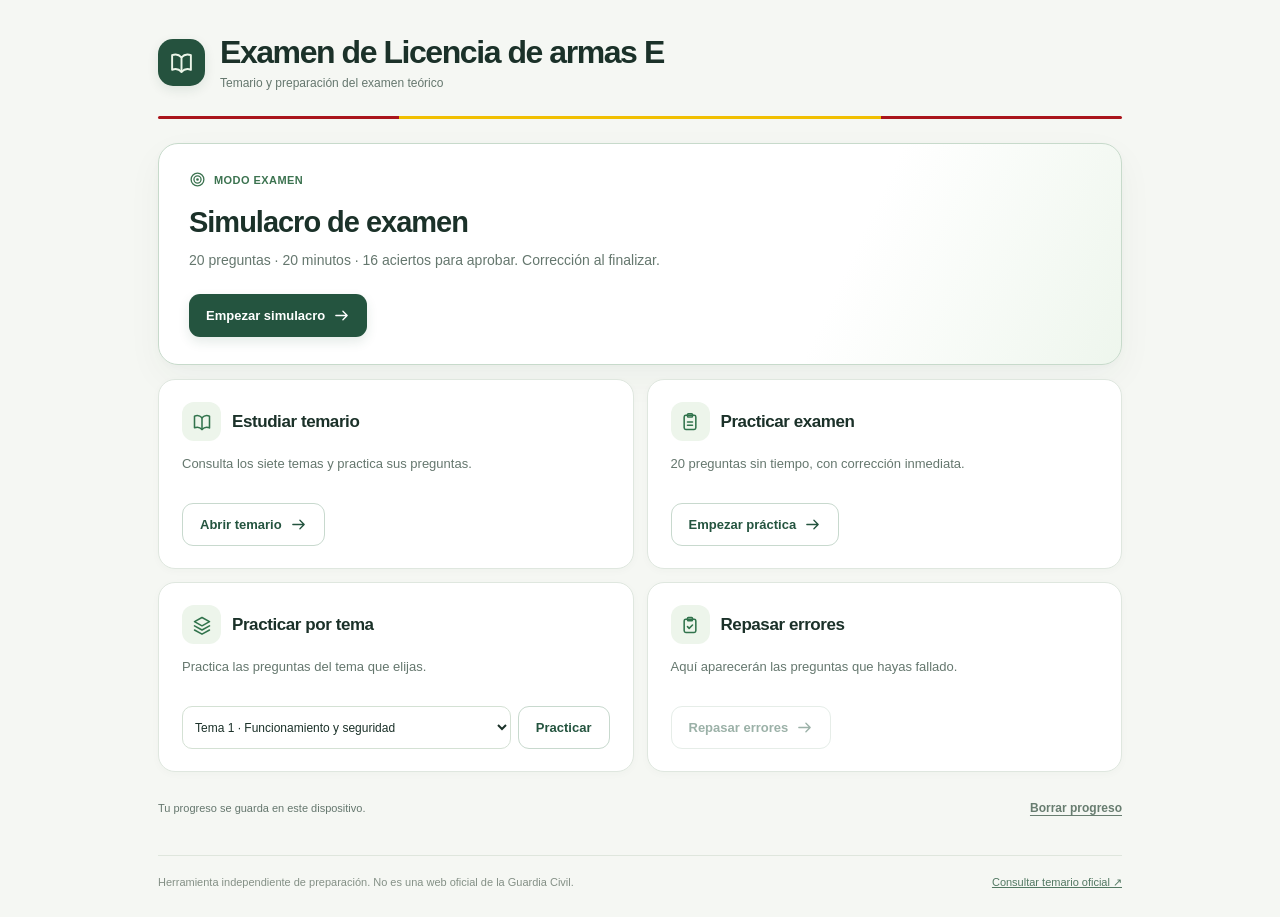
<file: index.html>
<!doctype html>
<html lang="es">
<head>
  <meta charset="utf-8">
  <meta name="viewport" content="width=device-width, initial-scale=1, viewport-fit=cover">
  <meta name="theme-color" content="#f5f7f3">
  <meta name="description" content="Temario y simulador gratuito de exámenes tipo test para la licencia de armas E, basado en cuestionarios de la Guardia Civil.">
  <meta name="apple-mobile-web-app-capable" content="yes">
  <meta name="apple-mobile-web-app-status-bar-style" content="default">
  <meta name="apple-mobile-web-app-title" content="Licencia E">
  <link rel="manifest" href="./manifest.webmanifest">
  <link rel="icon" type="image/svg+xml" href="./icon.svg">
  <link rel="apple-touch-icon" href="./icon-192.png">
  <link rel="stylesheet" href="./styles.css">
  <title>Examen de Licencia de armas E</title>
</head>
<body>
  <svg class="ui-symbols" xmlns="http://www.w3.org/2000/svg" aria-hidden="true" focusable="false"><symbol id="i-book" viewbox="0 0 24 24"><path d="M12 7a8 8 0 0 0-9-2v14a8 8 0 0 1 9 2 8 8 0 0 1 9-2V5a8 8 0 0 0-9 2Z"></path><path d="M12 7v14"></path></symbol><symbol id="i-clock" viewbox="0 0 24 24"><circle cx="12" cy="12" r="9"></circle><path d="M12 7v5l3 2"></path></symbol><symbol id="i-check" viewbox="0 0 24 24"><path d="m5 12 4 4L19 6"></path></symbol><symbol id="i-clipboard" viewbox="0 0 24 24"><rect height="17" rx="2" width="14" x="5" y="4"></rect><rect height="4" rx="1" width="6" x="9" y="2"></rect><path d="M9 12h6M9 16h6"></path></symbol><symbol id="i-arrow" viewbox="0 0 24 24"><path d="M4 12h16m-6-6 6 6-6 6"></path></symbol><symbol id="i-review" viewbox="0 0 24 24"><rect height="16" rx="2" width="14" x="5" y="5"></rect><rect height="4" rx="1" width="6" x="9" y="3"></rect><path d="m9 14 2 2 4-4"></path></symbol><symbol id="i-target" viewbox="0 0 24 24"><circle cx="12" cy="12" r="9"></circle><circle cx="12" cy="12" r="5"></circle><circle cx="12" cy="12" r="1"></circle></symbol><symbol id="i-layer" viewbox="0 0 24 24"><path d="m12 3 9 5-9 5-9-5 9-5Zm-9 10 9 5 9-5M3 18l9 5 9-5"></path></symbol><symbol id="i-right" viewbox="0 0 24 24"><path d="m9 18 6-6-6-6"></path></symbol><symbol id="i-mobile" viewbox="0 0 24 24"><rect height="20" rx="2" width="12" x="6" y="2"></rect><path d="M11 18h2"></path></symbol><symbol id="i-screen" viewbox="0 0 24 24"><rect height="14" rx="2" width="20" x="2" y="3"></rect><path d="M8 21h8M12 17v4"></path></symbol><symbol id="i-printer" viewbox="0 0 24 24"><path d="M6 9V3h12v6"></path><rect x="6" y="14" width="12" height="7"></rect><path d="M6 17H4a2 2 0 0 1-2-2v-5a3 3 0 0 1 3-3h14a3 3 0 0 1 3 3v5a2 2 0 0 1-2 2h-2M18 11h.01"></path></symbol><symbol id="i-info" viewbox="0 0 24 24"><circle cx="12" cy="12" r="10"></circle><path d="M12 11v6M12 7h.01"></path></symbol></svg>
  <div class="app-shell">
    <header class="app-header">
      <div class="brand">
        <span class="brand-mark" aria-hidden="true"><svg class="ui-icon"><use href="#i-book"></use></svg></span>
        <div class="brand-copy">
          <h1>Examen de Licencia de armas E</h1>
          <p class="brand-subtitle">Temario y preparación del examen teórico</p>
        </div>
      </div>
      <div class="brand-rule" aria-hidden="true"></div>
    </header>

    <main id="app" aria-live="polite">
      <div class="loading-panel"><span class="spinner" aria-hidden="true"></span><p>Cargando cuestionarios…</p></div>
    </main>

    <footer class="app-footer">
      <span>Herramienta independiente de preparación. No es una web oficial de la Guardia Civil.</span>
      <a href="https://web.guardiacivil.es/es/tramites/autorizaciones-de-armas-y-explosivos/controldearmas/pruebas_licenciasarmas/Programa_prueba_teorica_D__E_y_AEM/index.html" target="_blank" rel="noopener noreferrer">Consultar temario oficial ↗</a>
    </footer>
  </div>
  <script src="./app.js" defer></script>
</body>
</html>
</file>
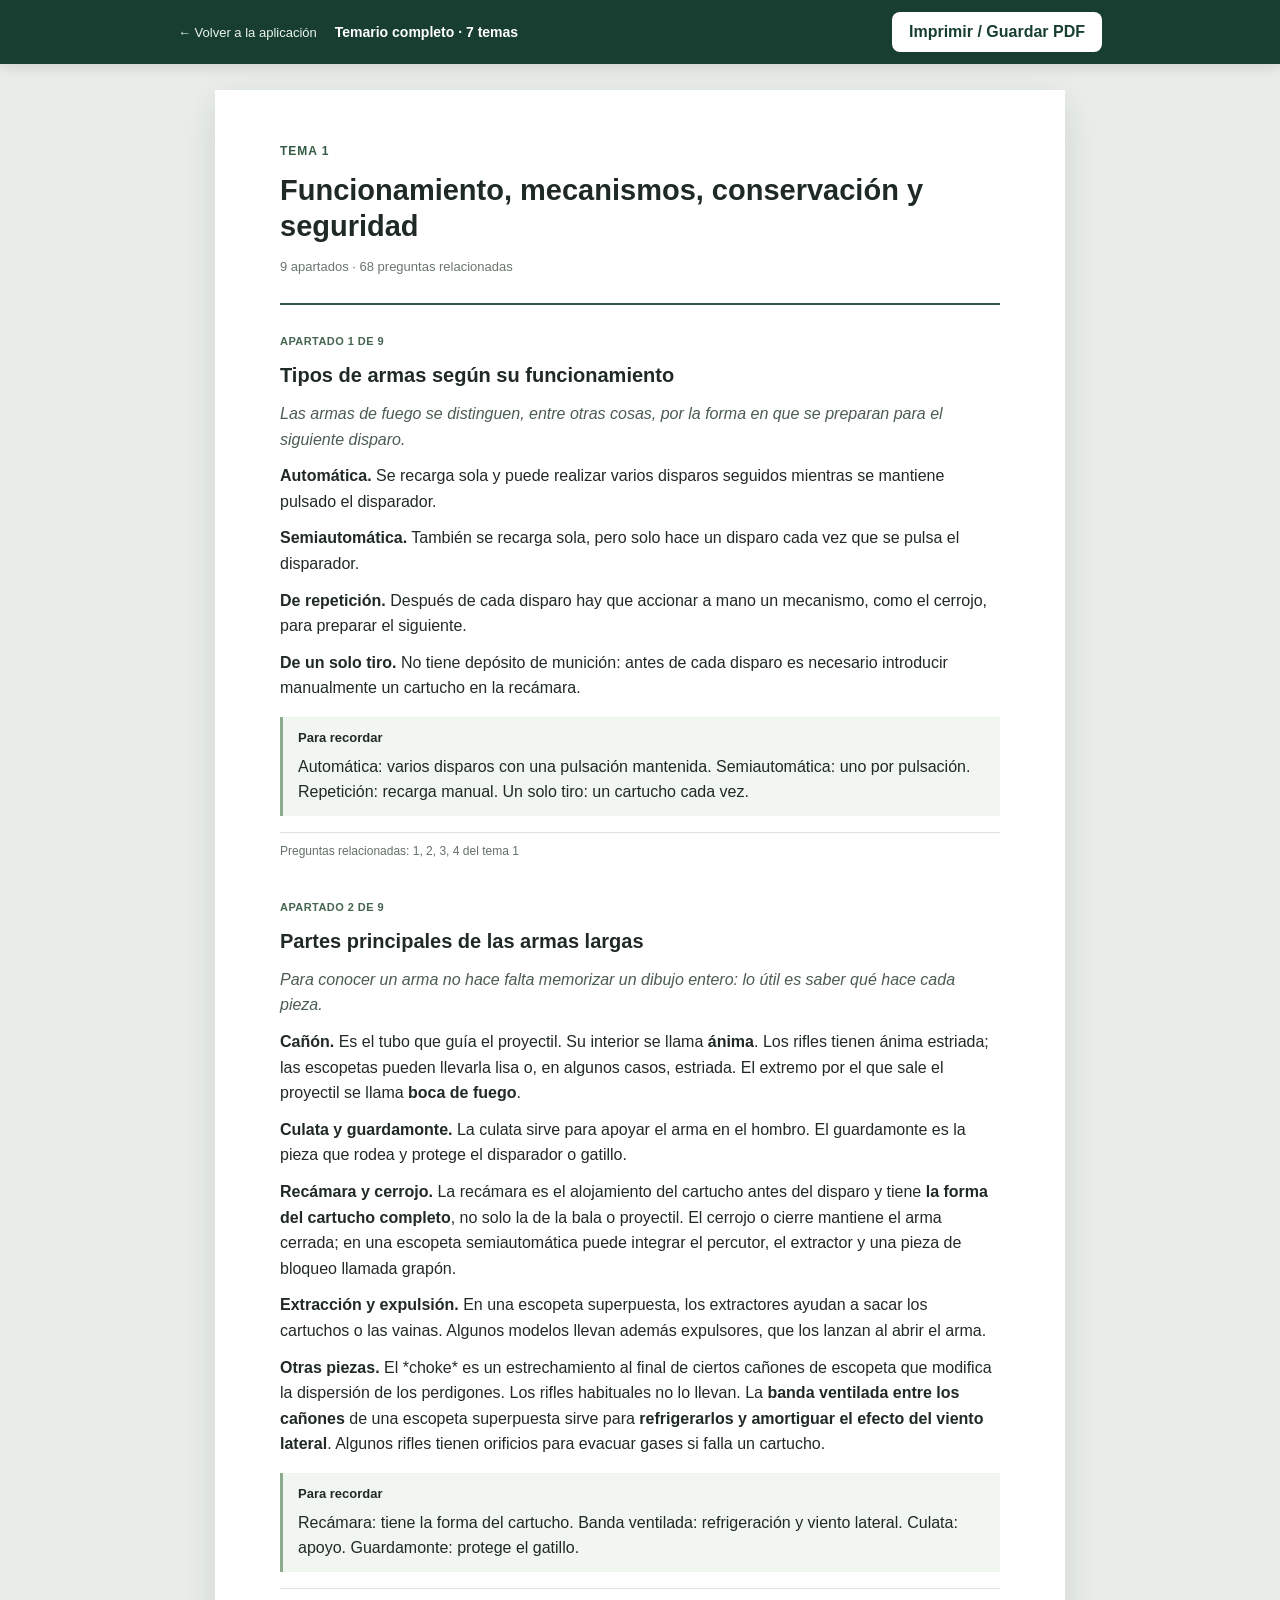
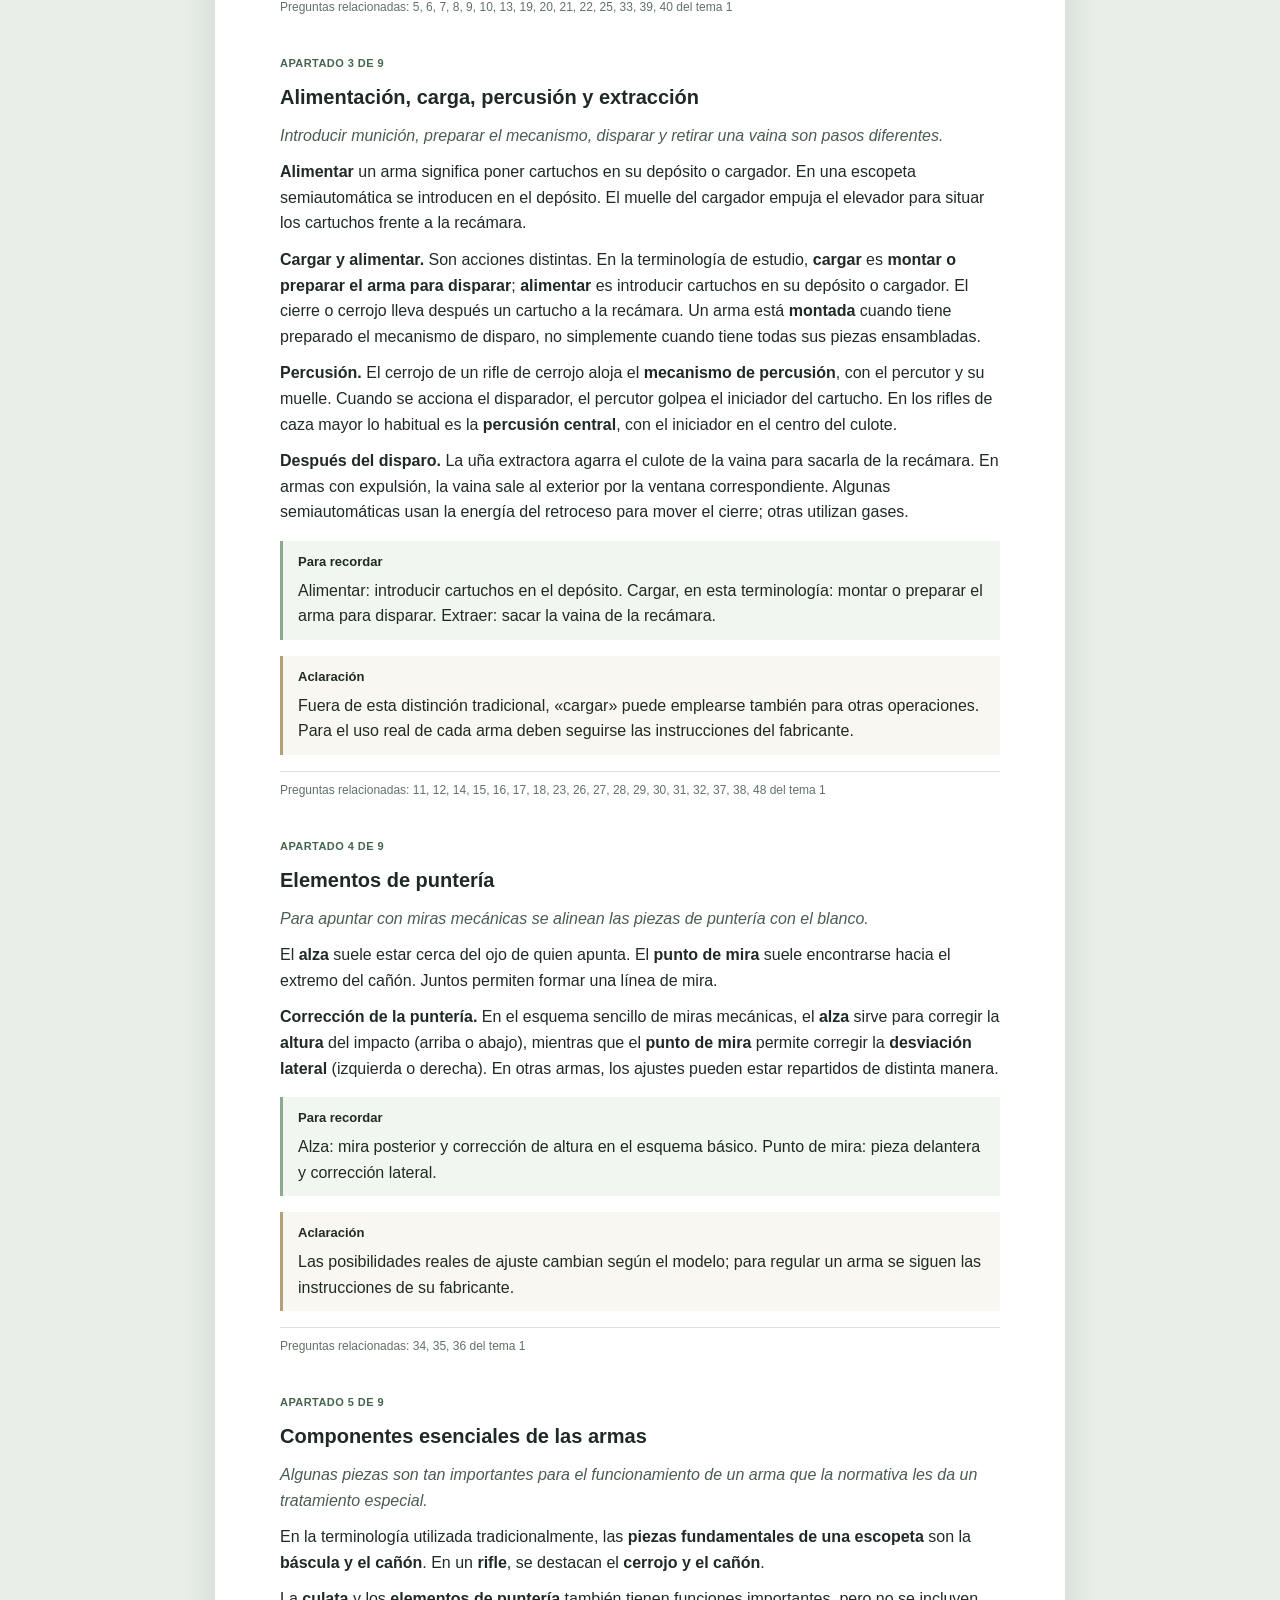
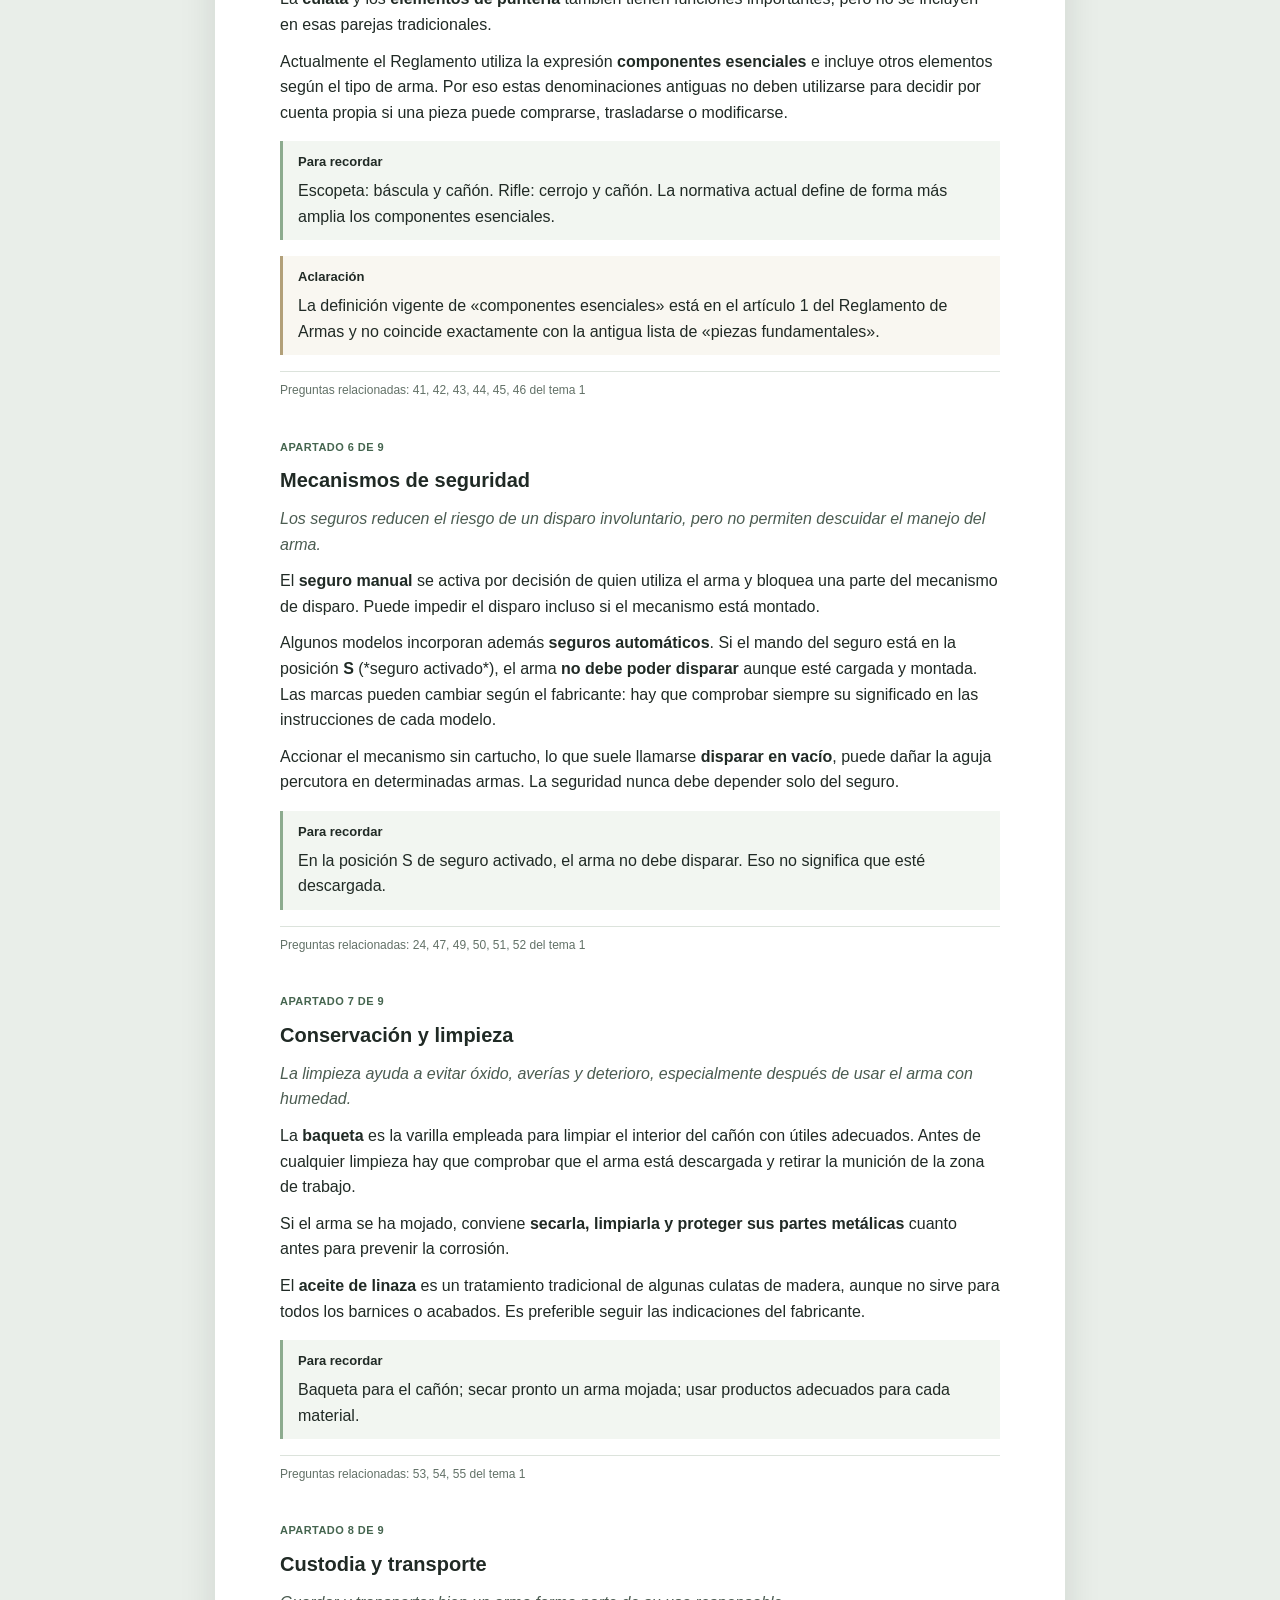
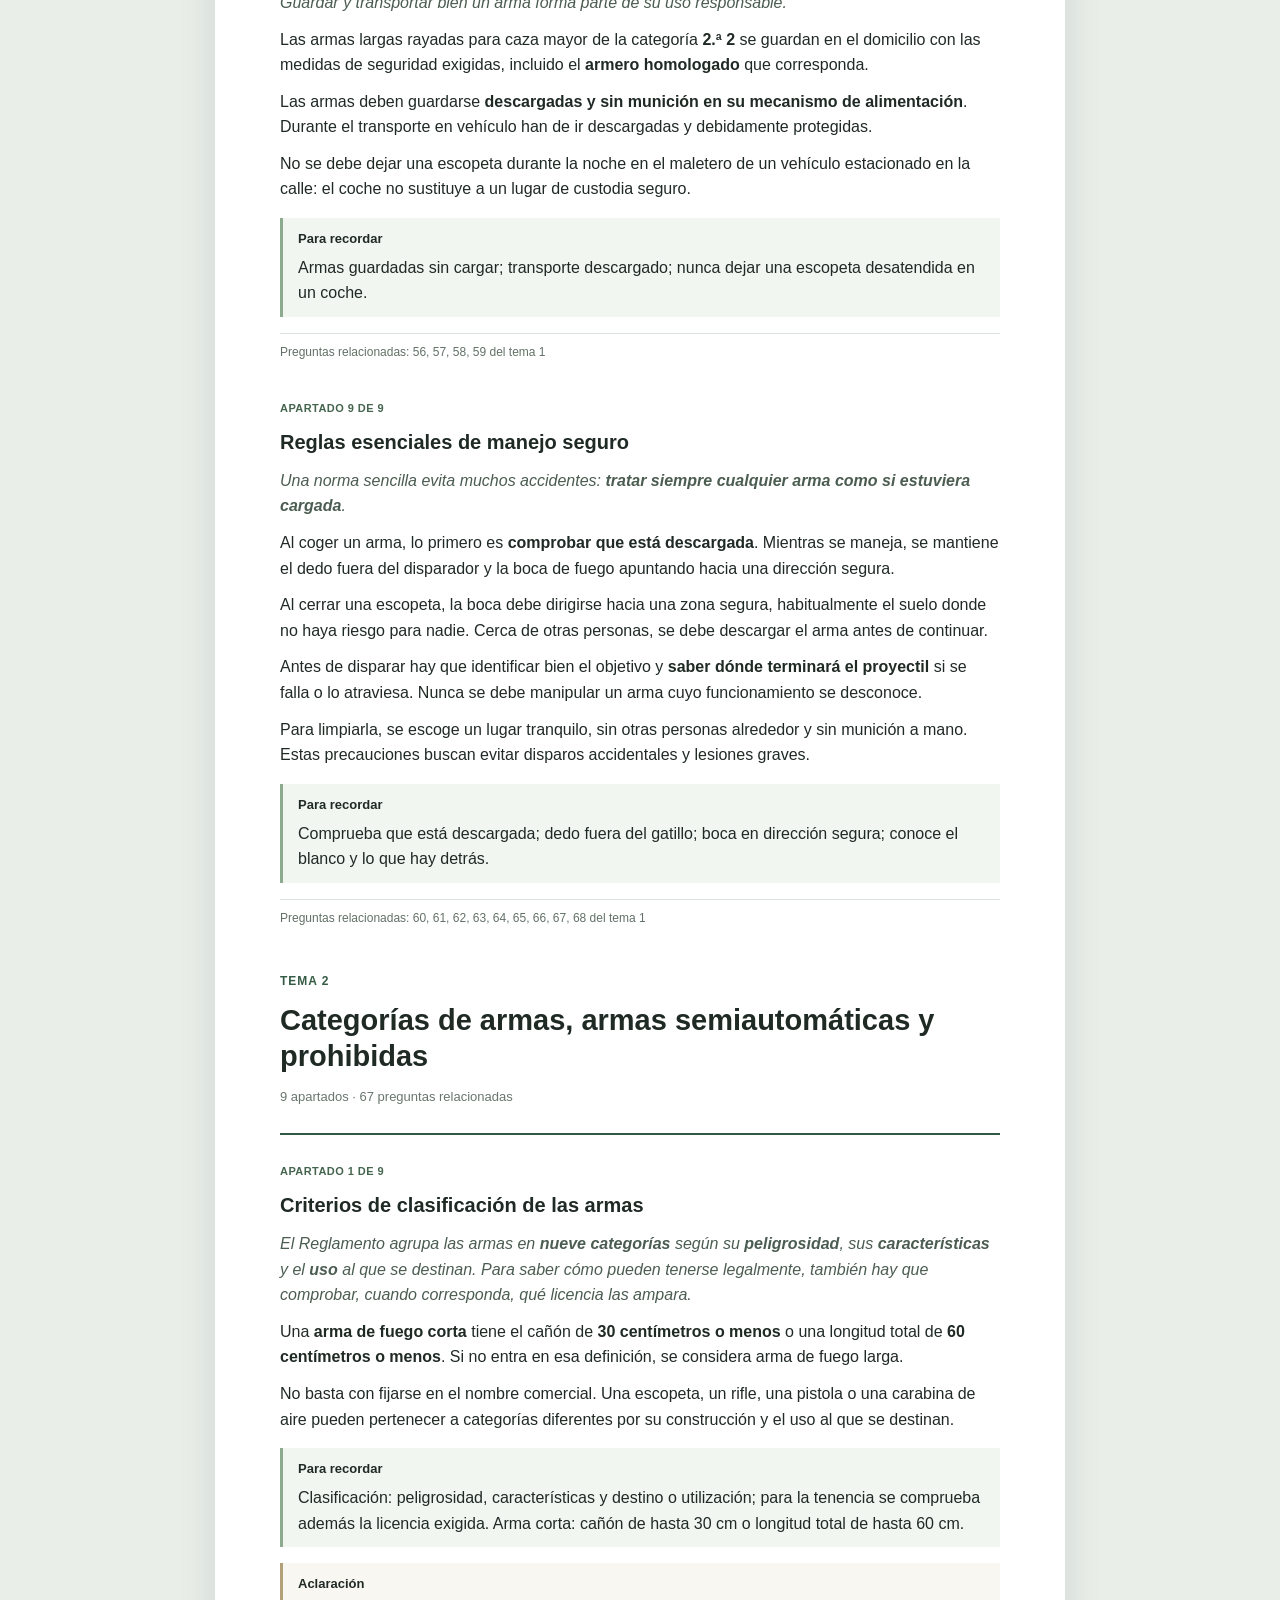
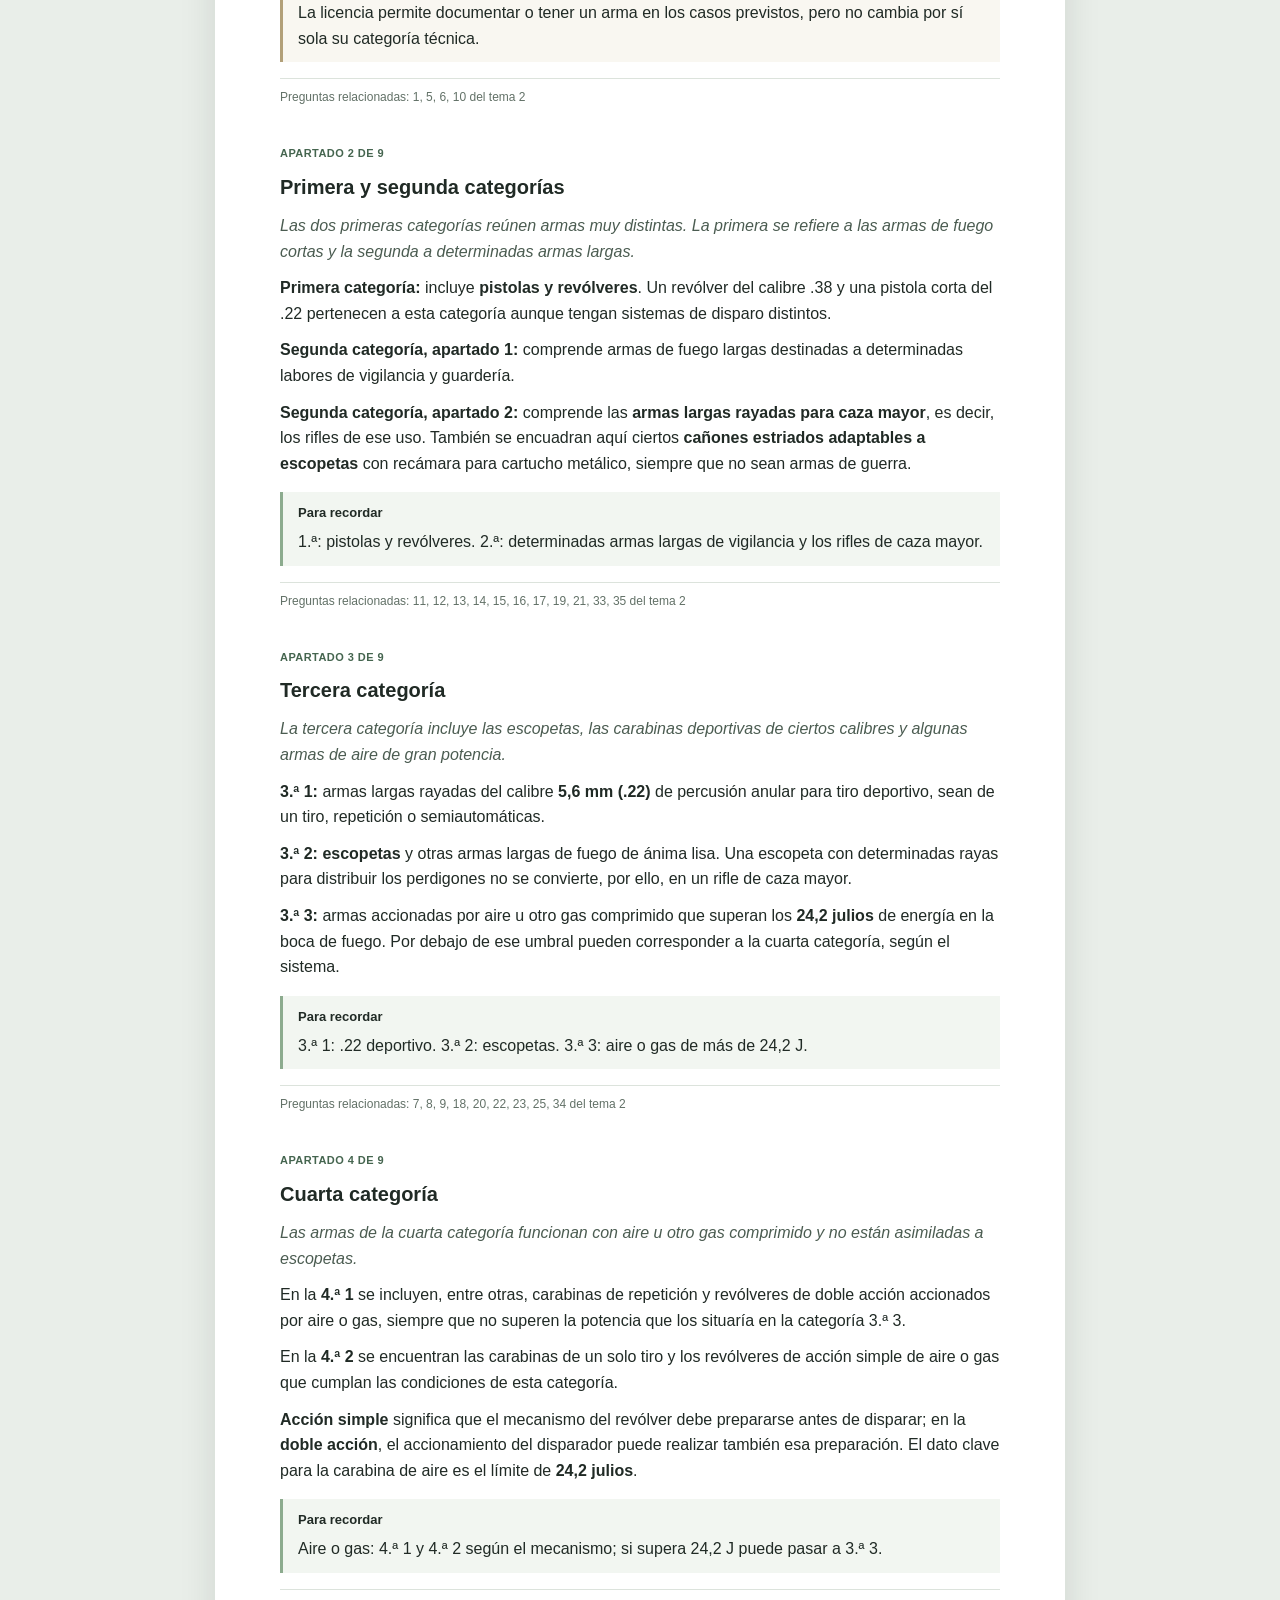
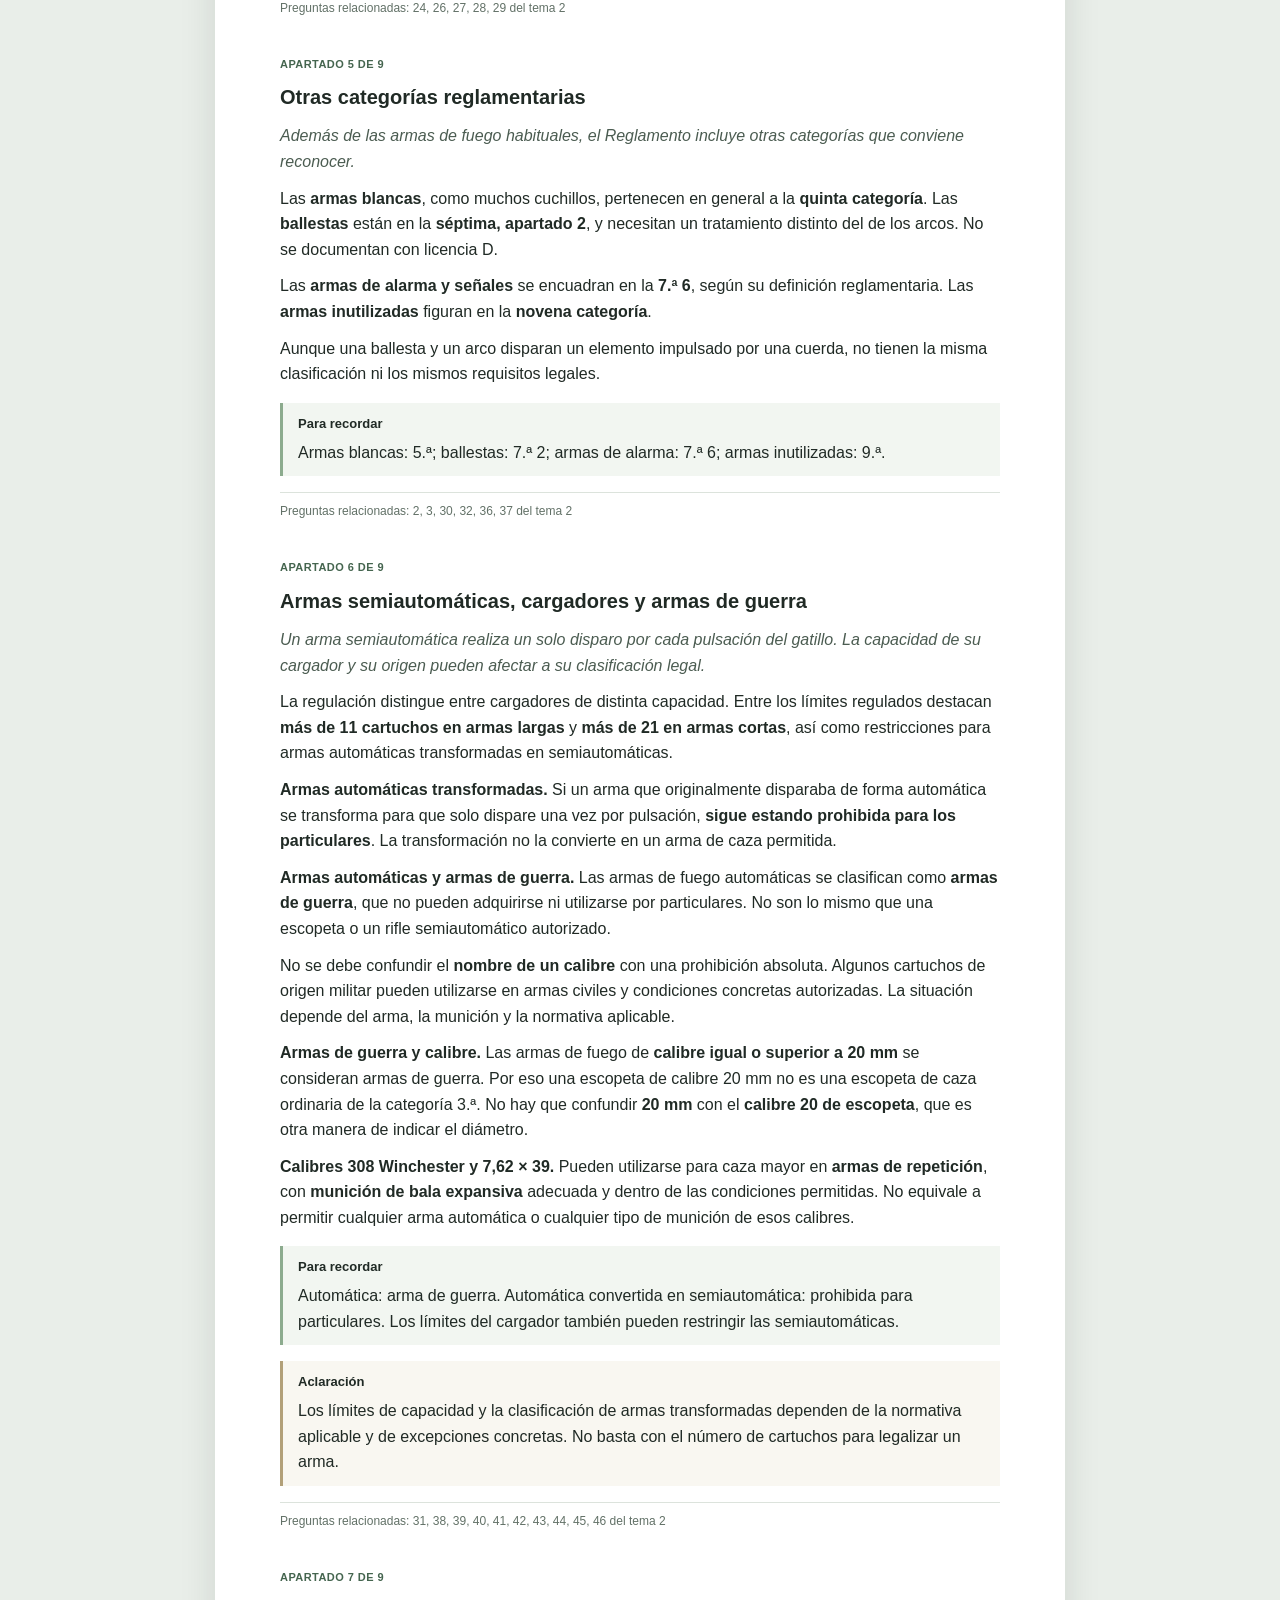
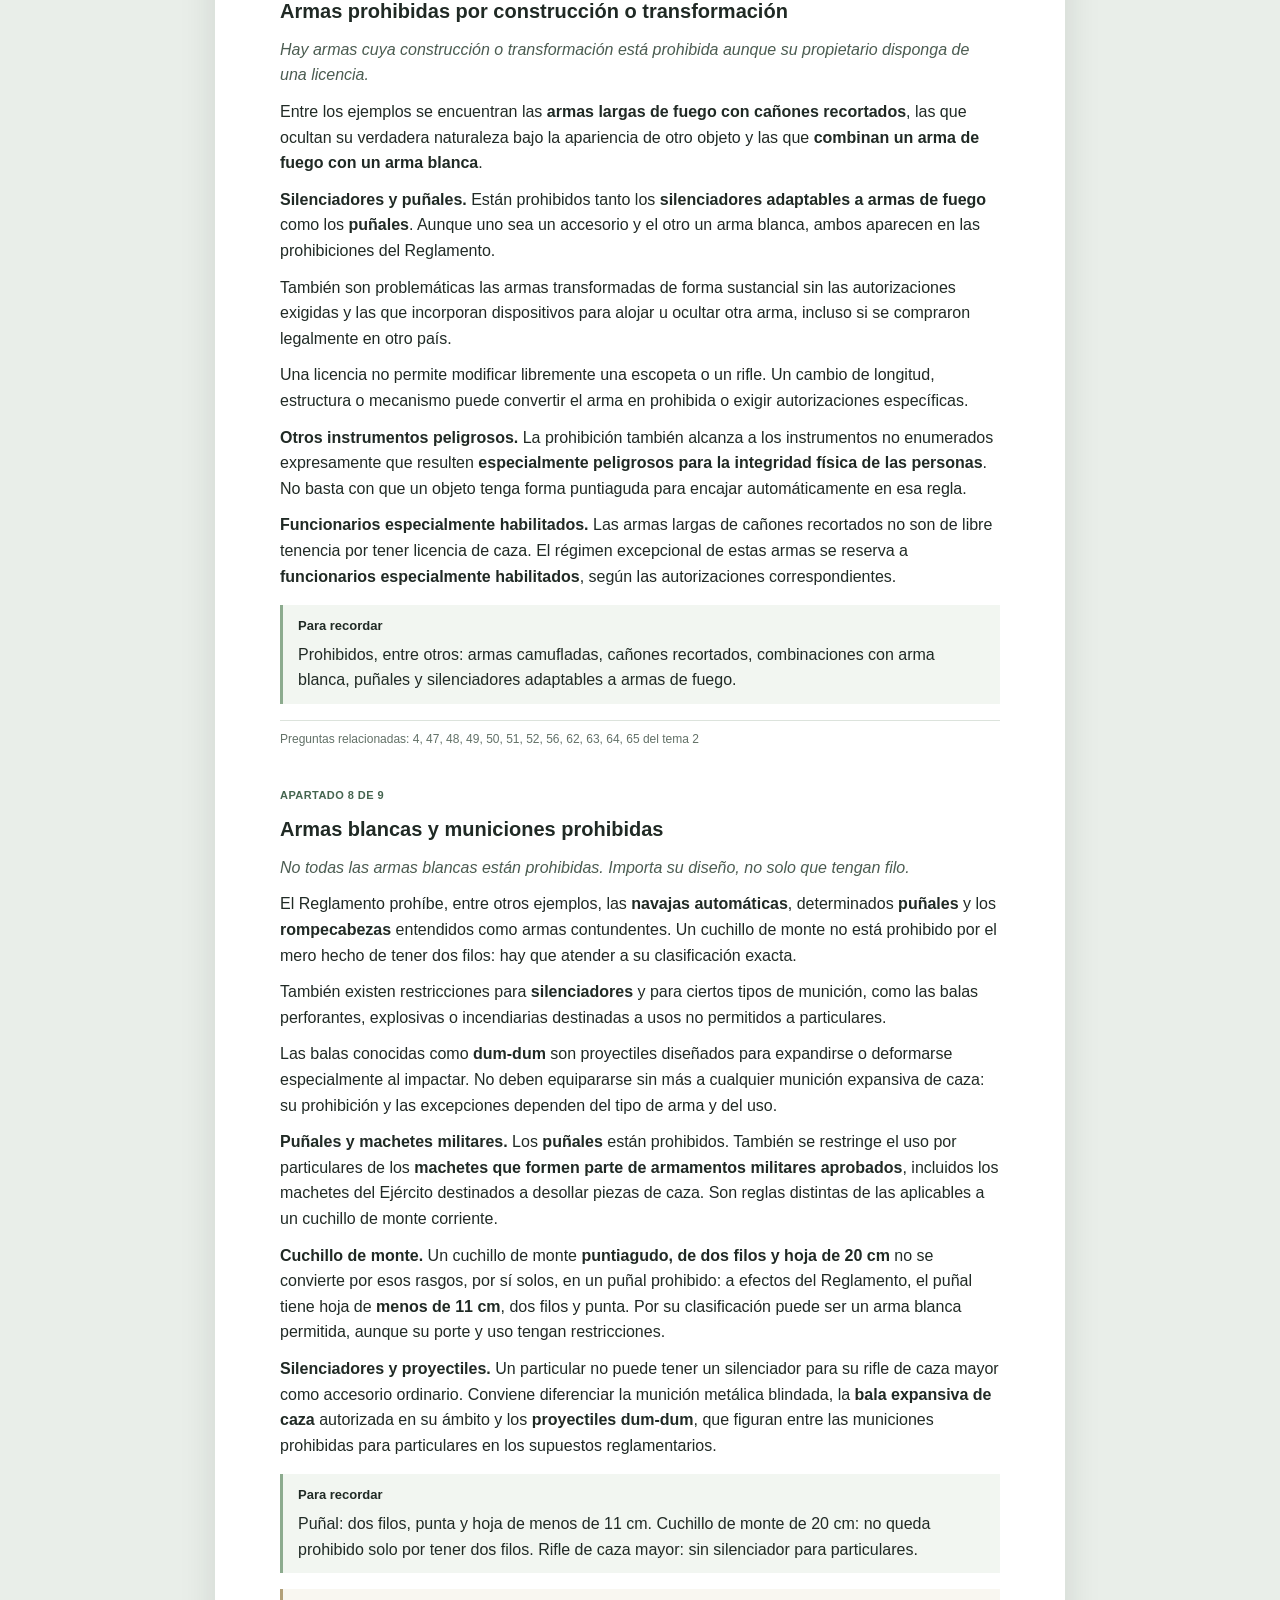
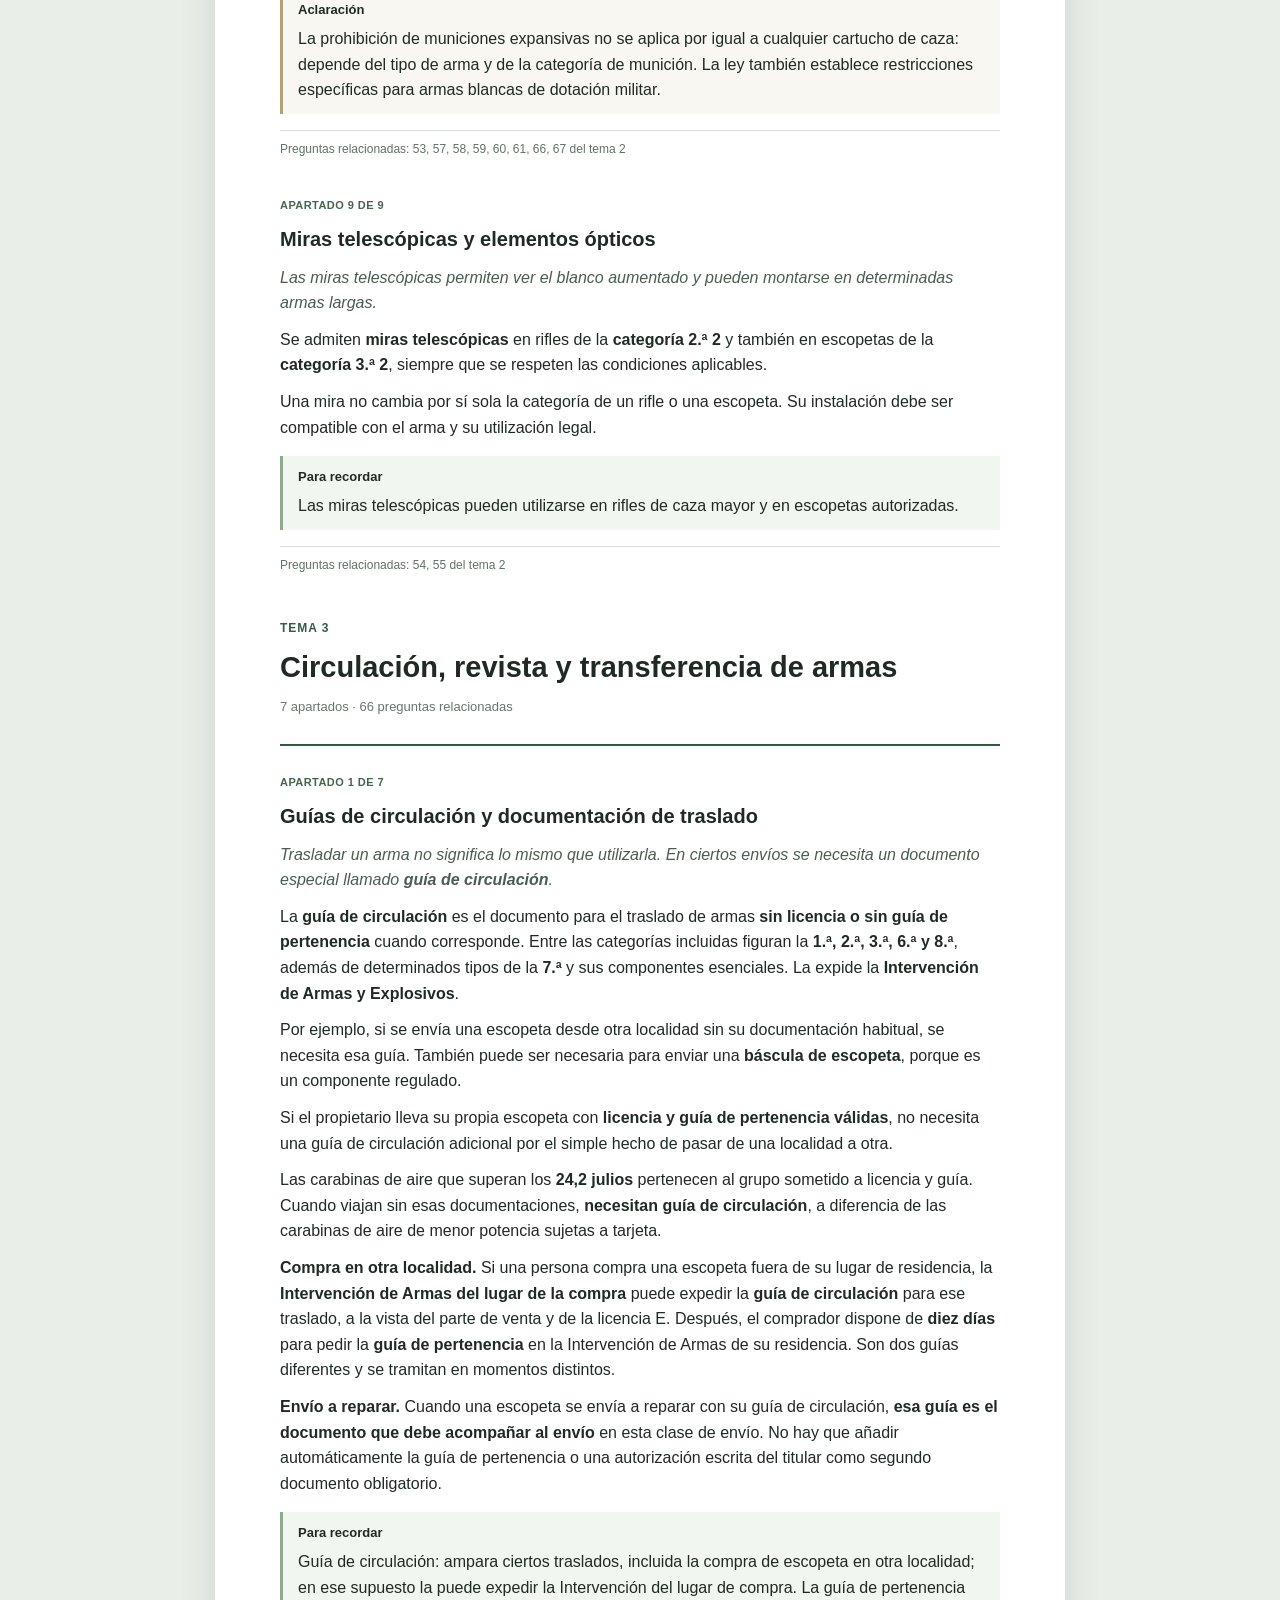
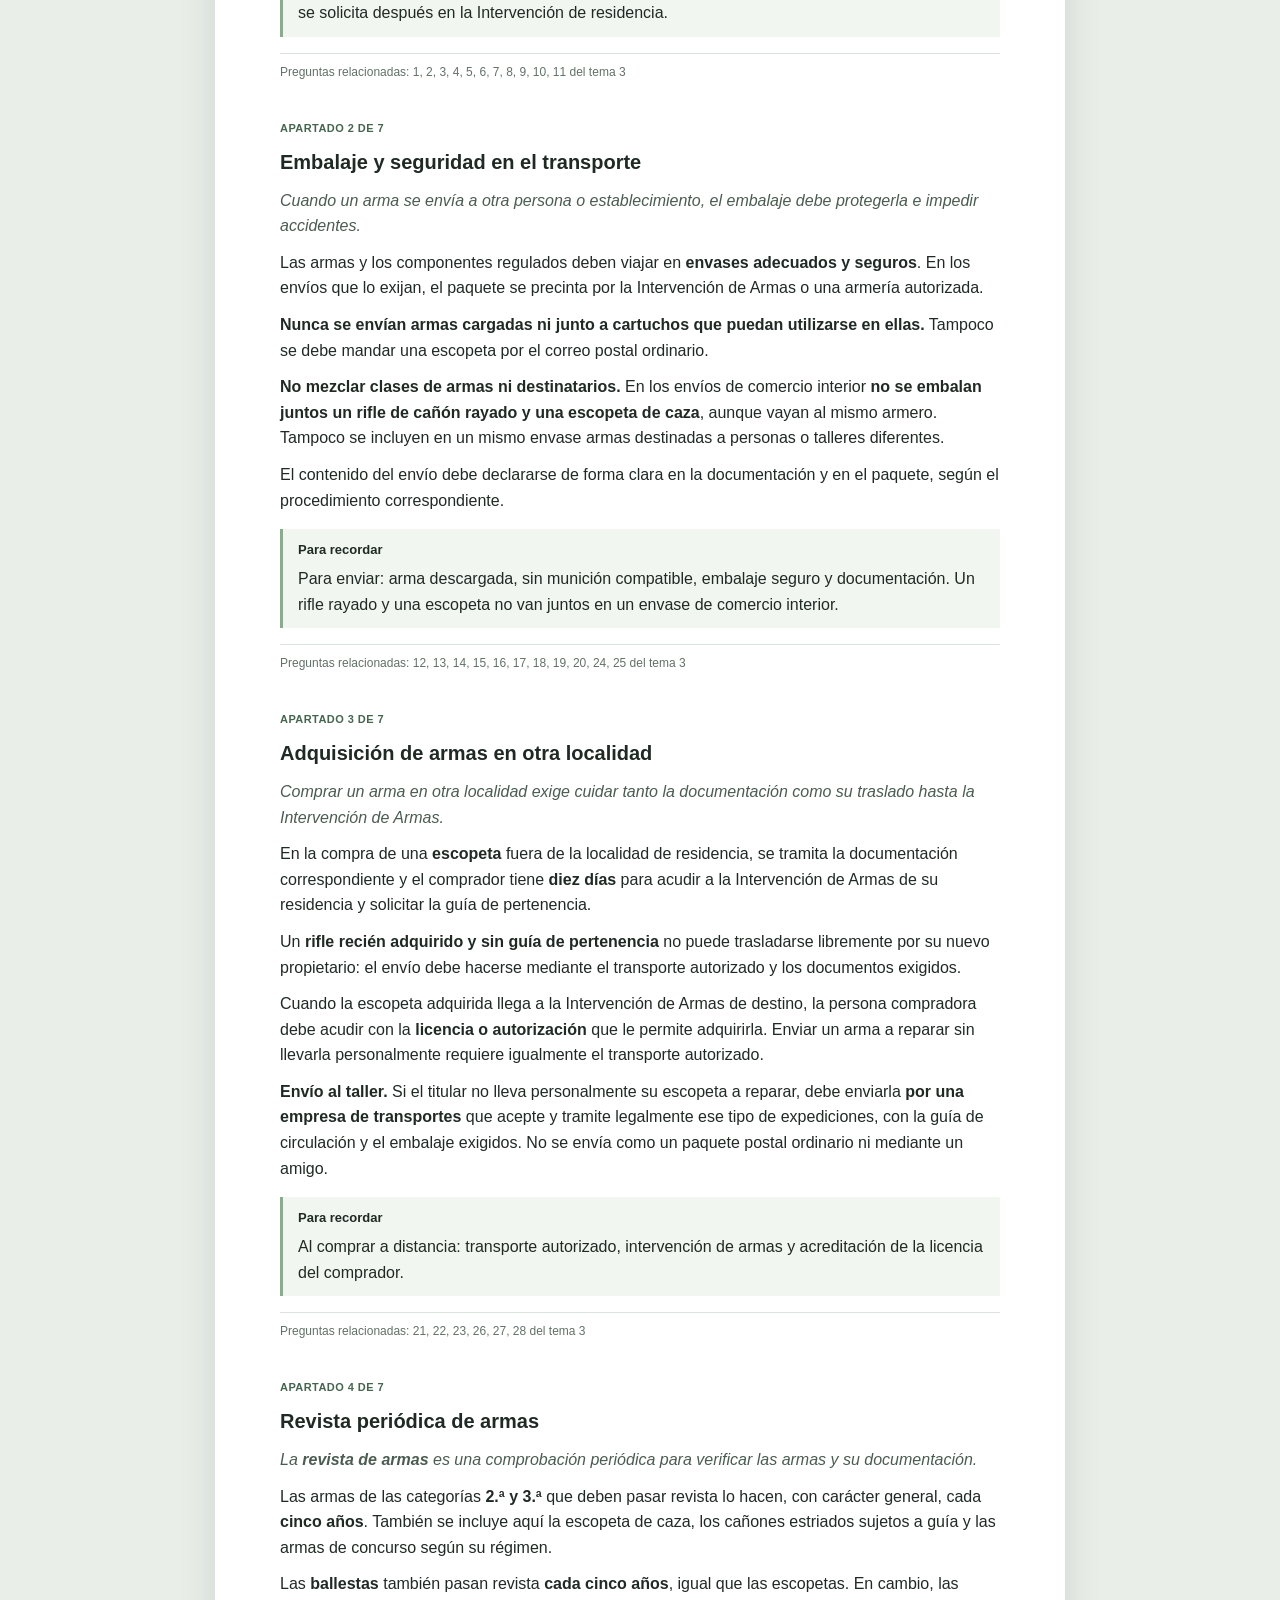
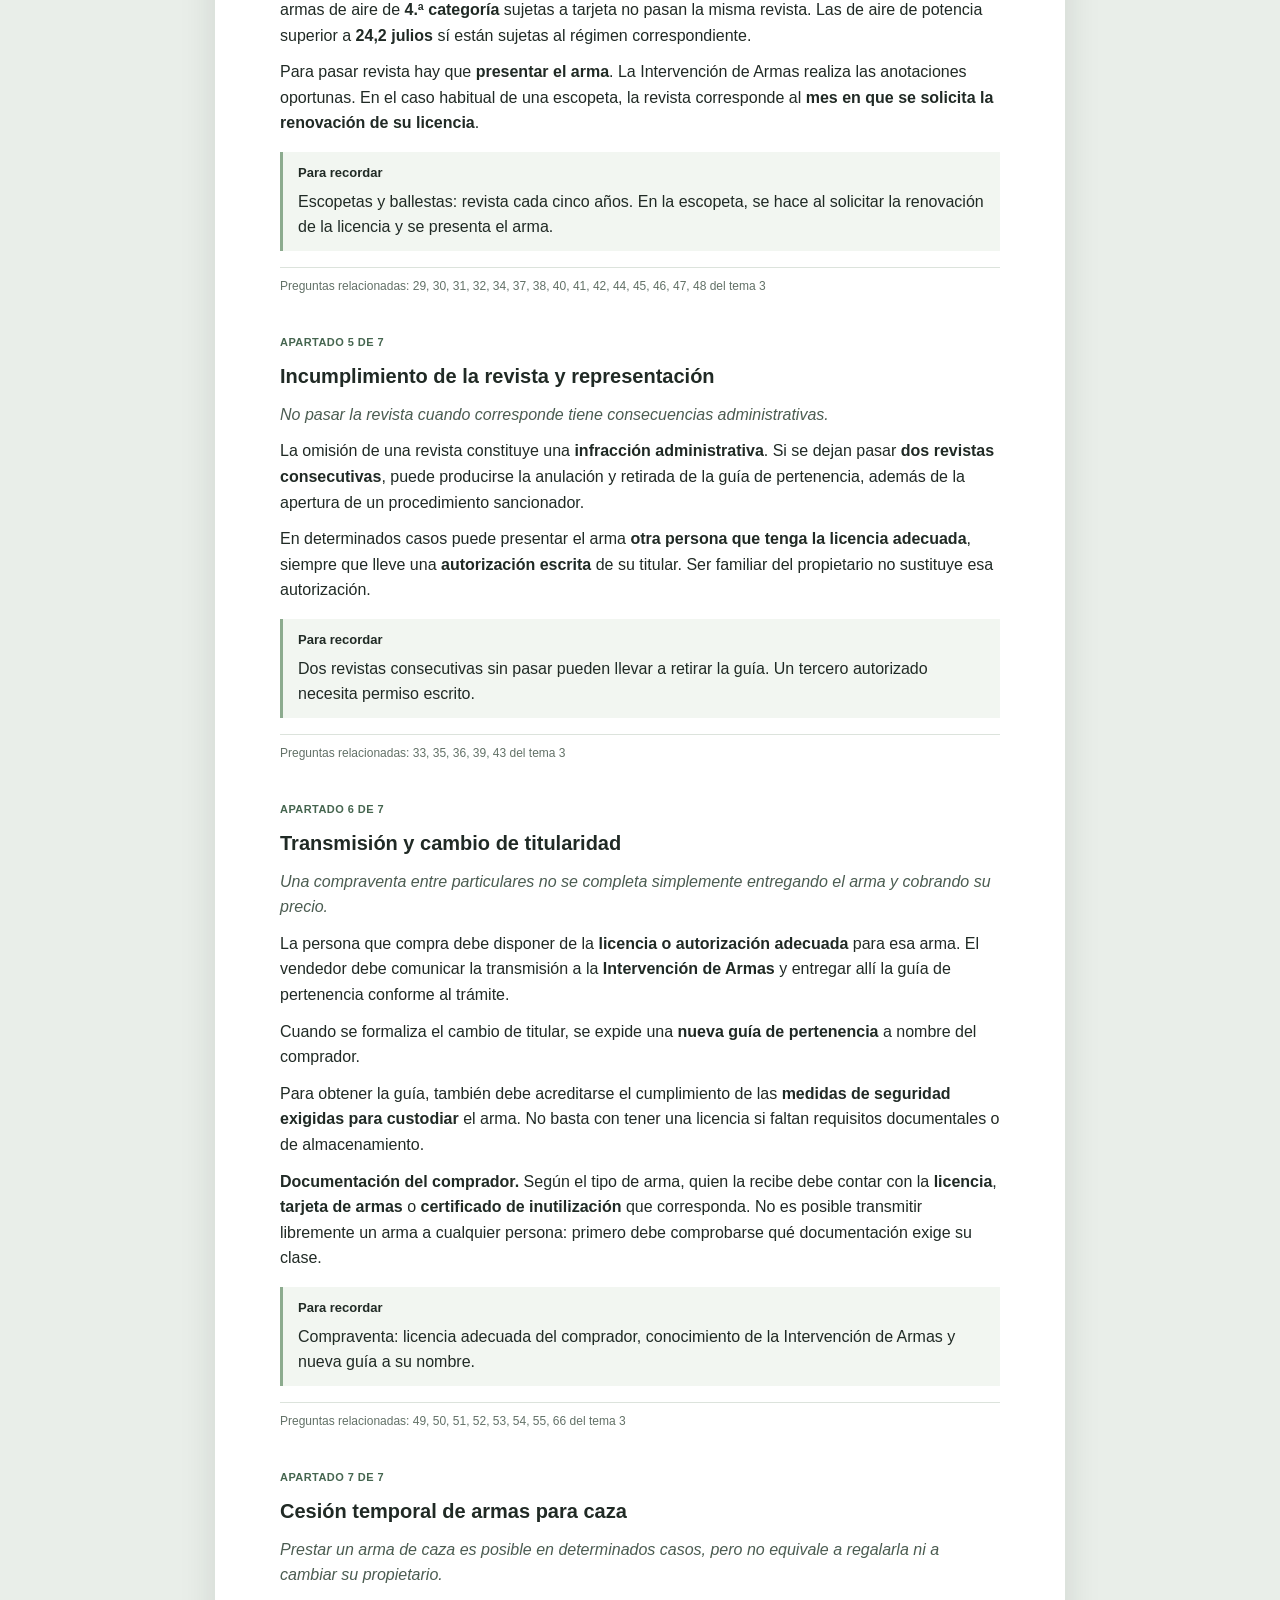
<file: imprimir.html>
<!doctype html>
<html lang="es">
<head>
  <meta charset="utf-8">
  <meta name="viewport" content="width=device-width, initial-scale=1">
  <meta name="theme-color" content="#f4f5ef">
  <meta name="robots" content="noindex">
  <title>Temario imprimible · Licencia de armas E</title>
  <link rel="icon" type="image/svg+xml" href="./icon.svg">
  <link rel="stylesheet" href="./imprimir.css">
  <script src="./imprimir.js" defer></script>
</head>
<body>
  <div class="print-toolbar" role="region" aria-label="Herramientas de impresión">
    <div class="print-toolbar-inner">
      <a href="./index.html" class="back-link">← Volver a la aplicación</a>
      <p id="print-selection" aria-live="polite">Preparando temario…</p>
      <button type="button" id="print-button" disabled>Imprimir / Guardar PDF</button>
    </div>
  </div>
  <main id="print-document" class="print-document" aria-live="polite">
    <p class="loading">Preparando el documento para imprimir…</p>
  </main>
</body>
</html>
</file>
<file: styles.css>
:root {
  --ink: #192a27;
  --ink-soft: #50625c;
  --deep: #193b32;
  --deep-2: #2b5748;
  --surface: #fff;
  --back: #f4f5ef;
  --border: #dfe4dc;
  --muted: #edf1e9;
  --positive: #287047;
  --positive-bg: #e9f5e9;
  --negative: #a23e34;
  --negative-bg: #fff0ec;
  font-family: -apple-system, BlinkMacSystemFont, 'Segoe UI', Arial, sans-serif;
  color: var(--ink);
  background: var(--back);
  font-synthesis: none;
  -webkit-font-smoothing: antialiased;
}
* { box-sizing: border-box; }
html { min-height: 100%; }
body { min-width: 320px; margin: 0; }
button, select { font: inherit; }
button { cursor: pointer; }
button:focus-visible, a:focus-visible, select:focus-visible { outline: 3px solid #98bf65; outline-offset: 3px; }
a { color: var(--deep-2); }
h1,h2,h3,p { margin-top: 0; }
.app-shell { max-width: 940px; margin: 0 auto; padding: max(22px, env(safe-area-inset-top)) 22px max(22px, env(safe-area-inset-bottom)); }
.app-header { display:flex; align-items:center; min-height:76px; border-bottom:1px solid var(--border); padding:4px 0 18px; }
.brand { display:flex; align-items:center; gap:14px; }
.brand-mark { flex:0 0 42px; width:42px; height:42px; background:var(--deep); color:#d0edb0; border-radius:12px; display:grid; place-items:center; font-size:24px; font-weight:850; }
.brand h1 { font-size:clamp(21px,3.9vw,31px); letter-spacing:-.035em; line-height:1.17; font-weight:800; margin:0; }
.app-footer { display:flex; align-items:flex-start; justify-content:space-between; gap:18px; margin-top:36px; padding:22px 0 4px; border-top:1px solid var(--border); color:#718179; font-size:12px; line-height:1.5; }
.app-footer a { white-space:nowrap; }
.home { margin-top:30px; }
.info-grid { display:grid; grid-template-columns:repeat(3,1fr); gap:14px; margin:0 0 22px; }
.info { border:1px solid var(--border); background:var(--surface); border-radius:17px; padding:19px 21px; }
.info .value { font-size:28px; font-weight:820; letter-spacing:-.04em; line-height:1.1; }
.info .label { color:var(--ink-soft); font-size:13px; margin-top:4px; }
.launch-panel, .training-panel, .practice-panel, .review-panel { padding:25px; border:1px solid var(--border); border-radius:20px; background:var(--surface); display:grid; grid-template-columns:1.2fr 1fr; gap:22px; align-items:center; }
.launch-panel h2, .training-panel h2, .practice-panel h2, .review-panel h2 { margin-bottom:6px; font-size:19px; line-height:1.3; font-weight:760; }
.small-muted { color:var(--ink-soft); font-size:14px; line-height:1.55; margin-bottom:0; }
.actions { display:flex; gap:10px; flex-wrap:wrap; justify-content:flex-end; }
.btn { border:0; border-radius:13px; min-height:48px; padding:12px 18px; font-size:14px; font-weight:750; display:inline-flex; justify-content:center; align-items:center; gap:8px; }
.btn-primary { background:var(--deep); color:#fff; }
.btn-primary:hover { background:#285342; }
.btn-outline { border:1px solid #cdd9d0; background:#fff; color:var(--deep); }
.btn-outline:hover { background:#f1f6ed; }
.btn-subtle { background:var(--muted); color:var(--deep); }
.btn:disabled { opacity:.45; cursor:not-allowed; }
.training-panel { margin-top:13px; background:#f2f7ef; }
.training-panel .btn { justify-self:end; }
.practice-panel { margin-top:13px; background:#f8faf6; }
.review-panel { margin-top:13px; background:#f1f7ed; }
.review-panel .btn { justify-self:end; }
.practice-controls { display:flex; gap:9px; flex-wrap:wrap; justify-content:flex-end; }
select { border:1px solid #cdd9d0; padding:11px 12px; border-radius:12px; min-height:48px; background:#fff; color:var(--ink); max-width:235px; }
.bank-note { margin:0; color:var(--ink-soft); font-size:12px; }
.progress-controls { margin-top:18px; display:flex; align-items:center; justify-content:space-between; flex-wrap:wrap; gap:8px 18px; }
.btn-reset { min-height:44px; padding:8px 4px; background:transparent; color:var(--ink-soft); font-size:13px; font-weight:650; text-decoration:underline; text-underline-offset:3px; }
.btn-reset:hover { color:var(--deep); }
.progress-cleared { margin:18px 0 0; padding:12px 14px; background:var(--positive-bg); border:1px solid #a3cbb0; border-radius:10px; color:var(--positive); font-size:14px; }

.exam { margin-top: 30px; }
.exam-toolbar { display:flex; flex-wrap:wrap; justify-content:space-between; align-items:center; gap:16px; margin-bottom:16px; }
.exam-title { font-size:16px; font-weight:740; }
.exam-subtitle { font-size:12px; color:var(--ink-soft); margin-top:5px; }
.timer { font-variant-numeric: tabular-nums; padding:10px 14px; border:1px solid var(--border); background:white; border-radius:8px; font-weight:730; display:flex; align-items:center; gap:8px; }
.timer.urgent { background:var(--negative-bg); border-color:#e9bab3; color:var(--negative); }
.timer .circle { width:7px; height:7px; border-radius:50%; background:#6e9d6d; }
.timer.urgent .circle { background:var(--negative); }
.progress-strip { height:6px; background:#dde6db; overflow:hidden; border-radius:8px; margin-bottom:20px; }
.progress-strip>div { height:100%; background:#568c6f; transition:width .2s; border-radius:8px; }
.question-card { border:1px solid var(--border); background:white; padding:clamp(20px,5vw,34px); border-radius:20px; min-height:340px; }
.q-overline { display:flex; gap:10px; flex-wrap:wrap; align-items:center; margin-bottom:20px; color:var(--ink-soft); font-size:12px; }
.q-badge { background:var(--muted); color:var(--ink); border-radius:7px; padding:6px 9px; font-weight:720; }
.q-title { font-size:clamp(19px,3vw,24px); line-height:1.4; letter-spacing:-.016em; margin-bottom:25px; max-width:750px; font-weight:690; }
.options { display:grid; gap:10px; }
.option { display:flex; text-align:left; align-items:flex-start; gap:12px; width:100%; padding:15px 17px; border-radius:13px; background:#fff; border:1px solid var(--border); color:var(--ink); line-height:1.5; }
.option:hover { background:#f6f9f5; border-color:#a9c9b2; }
.option.selected { border-color:#3c8058; background:#ecf5ed; }
.option-key { flex:0 0 26px; height:26px; display:grid; place-items:center; border:1px solid #cbd4d8; background:#f6f8f8; border-radius:5px; font-weight:720; font-size:13px; }
.option.selected .option-key { background:#36734e; border-color:#36734e; color:white; }
.option.is-correct { background:var(--positive-bg); border-color:#8fc59c; color:var(--positive); }
.option.is-wrong { background:var(--negative-bg); border-color:#dfaaa4; color:var(--negative); }
.option.is-correct .option-key { background:var(--positive); border-color:var(--positive); color:#fff; }
.option.is-wrong .option-key { background:var(--negative); border-color:var(--negative); color:#fff; }
.option:disabled { opacity:1; cursor:default; }
.option:disabled:hover { background:#fff; border-color:var(--border); }
.option.is-correct:disabled:hover { background:var(--positive-bg); border-color:#8fc59c; }
.option.is-wrong:disabled:hover { background:var(--negative-bg); border-color:#dfaaa4; }
.option-text { flex:1; font-size:15px; }
.answer-feedback { margin:16px 0 0; padding:13px 16px; font-size:14px; font-weight:710; border-radius:10px; border:1px solid; line-height:1.5; }
.answer-feedback.is-correct { color:var(--positive); background:var(--positive-bg); border-color:#8fc59c; }
.answer-feedback.is-wrong { color:var(--negative); background:var(--negative-bg); border-color:#dfaaa4; }
.bottom-nav { display:flex; gap:12px; align-items:center; justify-content:space-between; margin-top:18px; }
.nav-center { display:flex; gap:2px; align-items:center; flex-wrap:wrap; justify-content:center; }
.dot { width:20px; height:26px; background:transparent; border:0; padding:0; position:relative; }
.dot::after { content:''; width:10px; height:10px; border:1px solid #a8b6bc; background:white; border-radius:50%; position:absolute; top:8px; left:5px; }
.dot.current::after { background:var(--deep); border-color:var(--deep); outline:2px solid #b1d4b1; outline-offset:2px; }
.dot.answered:not(.current)::after { background:#7aa584; border-color:#7aa584; }
.nav-bottom-text { font-size:12px; color:var(--ink-soft); text-align:center; margin-top:14px; }
.results { margin:36px auto 0; max-width:790px; }
.result-hero { display:flex; justify-content:space-between; gap:20px; border:1px solid var(--border); border-radius:20px; background:#fff; padding:clamp(20px,4vw,30px); align-items:center; }
.result-label { margin:0 0 8px; font-size:13px; color:var(--ink-soft); }
.result-hero h2 { font-size:clamp(31px,5vw,44px); font-weight:800; letter-spacing:-.04em; margin:4px 0 12px; }
.result-score { flex:0 0 110px; width:110px; height:110px; border-radius:50%; display:flex; align-items:center; justify-content:center; flex-direction:column; background:#edf4eb; border:5px solid #c3dfbd; }
.result-score.fail { border-color:#f0c6ba; background:#fff3ee; }
.result-score strong { font-size:37px; letter-spacing:-.045em; line-height:1; }
.result-score small { color:var(--ink-soft); font-weight:690; margin-top:4px; }
.result-counts { display:flex; gap:13px; flex-wrap:wrap; font-size:14px; color:var(--ink-soft); }
.result-counts b { color:var(--ink); }
.result-actions { display:flex; gap:10px; flex-wrap:wrap; margin:20px 0 28px; }
.result-actions-bottom { margin:26px 0 6px; padding-top:8px; }
.review-header { display:flex; align-items:center; justify-content:space-between; gap:12px; margin-bottom:14px; }
.review-header h2 { font-size:21px; margin:0; font-weight:740; }
.review-card { border:1px solid var(--border); border-radius:15px; background:#fff; padding:20px 22px; margin-bottom:11px; }
.review-tag { font-size:12px; font-weight:680; margin-bottom:10px; color:var(--ink-soft); }
.review-card h3 { font-size:16px; line-height:1.5; font-weight:680; margin-bottom:14px; }
.review-options { display:grid; gap:8px; }
.review-option { display:flex; flex-wrap:wrap; align-items:flex-start; gap:10px; padding:12px 13px; border:1px solid var(--border); border-radius:8px; font-size:14px; line-height:1.45; background:#fff; }
.review-option.is-correct { background:var(--positive-bg); border-color:#96c8aa; color:var(--positive); }
.review-option.is-wrong { background:var(--negative-bg); border-color:#e4aaa7; color:var(--negative); }
.review-letter { flex:0 0 22px; font-weight:750; }
.review-option-text { flex:1 1 200px; }
.review-status { margin-left:auto; text-align:right; font-size:11px; font-weight:740; }
.empty-state { border:1px dashed #a8c6ac; background:#f4faf2; border-radius:15px; padding:22px; color:var(--positive); }
.loading-panel { margin:90px auto; text-align:center; color:var(--ink-soft); }
.spinner { display:inline-block; width:24px; height:24px; border:3px solid #d9e5d9; border-top-color:#33744f; border-radius:50%; animation: spin .75s linear infinite; }
@keyframes spin { to { transform:rotate(360deg); } }
.inline-finish { border:0; padding:2px 4px; background:transparent; text-decoration:underline; color:var(--deep); font-size:12px; font-weight:650; }
@media (max-width:700px) {
  .app-shell { padding-left:15px; padding-right:15px; }
  .home { margin-top:24px; }
  .info-grid { gap:8px; margin-top:0; }
  .info { padding:13px 10px; }
  .info .value { font-size:23px; }
  .info .label { font-size:11px; }
  .launch-panel, .training-panel, .practice-panel, .review-panel { grid-template-columns:1fr; gap:15px; padding:20px; }
  .actions { justify-content:stretch; }
  .review-panel .btn, .training-panel .btn { justify-self:stretch; }
  .actions .btn { flex:1; }
  /* El selector cede espacio al botón sin desbordar en móviles estrechos. */
  .practice-controls { display:grid; width:100%; min-width:0; grid-template-columns:minmax(0, 1fr) auto; gap:9px; align-items:center; }
  .practice-controls select { min-width:0; width:100%; max-width:none; }
  .practice-controls .btn { flex:none; min-width:0; padding-inline:12px; white-space:nowrap; }
  .question-card { min-height:0; }
  .bottom-nav { flex-wrap:wrap; }
  .nav-center { order:3; width:100%; margin-top:6px; gap:5px; }
  .dot { width:23px; }
  .dot::after { left:7px; }
  .bottom-nav .btn { flex:1; }
  .result-hero { align-items:flex-start; }
  .result-score { flex-basis:90px; height:90px; width:90px; }
  .result-score strong { font-size:30px; }
  .app-footer { flex-direction:column; gap:7px; }
  .brand { align-items:flex-start; }
  .brand-mark { width:37px; height:37px; flex-basis:37px; font-size:21px; border-radius:10px; }
}
@media (max-width:410px) {
  .info { padding:11px 7px; }
  .info .value { font-size:20px; }
  .review-option { display:block; }
  .review-letter { display:inline-block; width:23px; }
  .review-option-text { display:inline; }
  .review-status { display:block; margin:6px 0 0; text-align:left; }
}
@media (prefers-reduced-motion: reduce) { *, *::before, *::after { animation:none!important; transition:none!important; } }


/* Lectura del temario */
.study-panel { display:grid; grid-template-columns:1fr auto; align-items:center; gap:20px; border:1px solid #d2dfd1; border-radius:18px; background:#eff7ec; padding:24px 27px; margin-bottom:13px; }
.study-panel h2 { font-size:20px; margin:0 0 6px; }
.study-panel .btn { justify-self:end; }
.study { max-width:790px; margin:30px auto 0; }
.study-top { display:flex; justify-content:space-between; align-items:center; gap:12px; color:var(--ink-soft); font-size:13px; font-weight:650; margin-bottom:25px; }
.study-heading { font-size:clamp(25px,4.6vw,35px); font-weight:790; letter-spacing:-.035em; margin-bottom:13px; }
.study-lead { color:var(--ink-soft); font-size:16px; line-height:1.7; max-width:710px; }
.study-topic-list { display:grid; gap:10px; margin:27px 0; }
.study-topic-card { display:flex; width:100%; align-items:center; justify-content:space-between; gap:15px; background:#fff; border:1px solid var(--border); border-radius:13px; padding:18px 20px; text-align:left; color:var(--ink); }
.study-topic-card b { display:block; font-size:15px; line-height:1.45; }
.study-topic-card small { display:block; margin-top:6px; color:var(--ink-soft); font-size:12px; }
.study-topic-card.available { cursor:pointer; border-color:#b7d5bb; }
.study-topic-card.available:hover { background:#f2f9ef; }
.study-topic-card.unavailable { opacity:.6; }
.study-chevron { color:var(--deep-2); font-weight:730; white-space:nowrap; }
.study-disclaimer { color:var(--ink-soft); font-size:13px; line-height:1.65; }
.study-outline { display:grid; gap:9px; border:1px solid #dbe7d9; border-radius:15px; padding:21px; background:#f0f6ed; margin:28px 0; }
.study-outline b { font-size:14px; margin-bottom:5px; }
.study-outline a { font-size:14px; line-height:1.45; text-decoration:none; }
.study-outline a:hover { text-decoration:underline; }
.study-chapter { scroll-margin-top:15px; border:1px solid var(--border); border-radius:16px; background:white; margin:22px 0; padding:clamp(20px,4vw,30px); }
.study-chapter-label { font-size:12px; font-weight:730; color:var(--positive); margin-bottom:11px; }
.study-chapter h3 { font-size:clamp(20px,3.3vw,24px); margin:0 0 16px; line-height:1.35; }
.study-intro, .study-points { font-size:15px; line-height:1.75; }
.study-intro { color:var(--ink-soft); }
.study-points { padding-left:0; }
.study-points p { margin:14px 0; }
.study-points strong { color:var(--ink); font-weight:730; }
.study-memory { background:#ecf6eb; border-left:4px solid #619c65; padding:13px 17px; border-radius:0 9px 9px 0; margin:22px 0 12px; }
.study-memory strong, .study-note strong { font-size:13px; }
.study-memory p, .study-note p { margin:8px 0 0; font-size:14px; line-height:1.7; }
.study-note { background:#f7f6f0; border-left:4px solid #baa975; padding:13px 17px; border-radius:0 9px 9px 0; margin:15px 0; }
.study-chapter-actions { border-top:1px solid var(--border); padding-top:19px; margin-top:22px; display:flex; gap:12px; flex-wrap:wrap; justify-content:space-between; align-items:center; }
.study-chapter-actions span { color:var(--ink-soft); font-size:12px; line-height:1.5; flex:1 1 180px; }
.study-sources { border-top:1px solid var(--border); padding:18px 0 22px; display:grid; gap:10px; }
.study-sources h3 { font-size:18px; margin-bottom:4px; }
.study-sources a { font-size:13px; }
.study-sources p { font-size:12px; color:var(--ink-soft); line-height:1.5; }
@media (max-width:700px) {
  .study-panel { grid-template-columns:1fr; gap:14px; padding:20px; }
  .study-panel .btn { justify-self:stretch; }
  .study-top { align-items:flex-start; }
  .study-chapter-actions .btn { width:100%; }
}


/* Versión 12 · Identidad visual aprobada en preview v3 */
:root {
  --ink:#1b3129;
  --ink-soft:#65776e;
  --deep:#24543f;
  --deep-2:#275940;
  --surface:#fff;
  --back:#f5f7f3;
  --border:#dfe7df;
  --muted:#ecf5ed;
  --positive:#24784d;
  --positive-bg:#edf8ed;
  --negative:#b04c3c;
  --negative-bg:#fff0ed;
  --soft-shadow:0 13px 36px rgba(30,58,38,.045),0 2px 7px rgba(30,58,38,.024);
}
body { background:var(--back); }
.ui-symbols { position:absolute; width:0; height:0; overflow:hidden; pointer-events:none; }
.ui-icon { display:inline-block; width:20px; height:20px; flex-shrink:0; fill:none; stroke:currentColor; stroke-width:1.85; stroke-linecap:round; stroke-linejoin:round; }
.app-shell { max-width:1040px; padding:28px clamp(17px,4vw,38px) max(26px, env(safe-area-inset-bottom)); }
.app-header { display:block; border:0; padding:0; min-height:0; }
.brand { min-height:69px; gap:15px; align-items:center; }
.brand-mark { width:47px; height:47px; flex:0 0 47px; border-radius:15px; background:#25523e; color:#ecf6e9; box-shadow:0 4px 12px #173e2a19; }
.brand-mark .ui-icon { width:25px; height:25px; }
.brand-copy { min-width:0; }
.brand h1 { font-size:clamp(23px,3.4vw,32px); font-weight:825; letter-spacing:-.045em; line-height:1.15; }
.brand-subtitle { margin:5px 0 0; font-size:12px; line-height:1.35; color:var(--ink-soft); }
.brand-rule { height:3px; border-radius:10px; margin-top:19px; background:linear-gradient(90deg,#aa151b 0%,#aa151b 25%,#f1bf00 25%,#f1bf00 75%,#aa151b 75%,#aa151b 100%); }
.home { margin-top:0; }
.main-card { display:block; margin-top:24px; padding:27px 30px; border:1px solid #c7dacb; background:linear-gradient(115deg,#fff 0%,#fff 70%,#eef6ed 100%); border-radius:20px; box-shadow:var(--soft-shadow); }
.card-kicker { display:inline-flex; align-items:center; gap:8px; font-size:11px; letter-spacing:.04em; color:#3c7350; font-weight:800; }
.card-kicker .ui-icon { width:17px; height:17px; }
.main-card h2 { font-size:clamp(22px,2.4vw,29px); letter-spacing:-.035em; margin:13px 0 9px; line-height:1.21; }
.card-description { margin:0; font-size:14px; color:var(--ink-soft); max-width:610px; line-height:1.6; }
.hero-actions { display:flex; align-items:center; flex-wrap:wrap; gap:10px; margin-top:23px; }
.btn { min-height:43px; border-radius:11px; padding:12px 17px; font-size:13px; font-weight:760; transition:background .17s, transform .17s; }
.btn:hover:not(:disabled) { transform:translateY(-1px); }
.btn .ui-icon { width:17px; height:17px; }
.btn-primary { background:var(--deep); box-shadow:0 5px 12px #25583e1e; }
.btn-primary:hover { background:#183d2e; }
.btn-outline { border-color:#c8d9ce; }
.btn-outline:hover { background:#f3f9f3; }
.btn-subtle { background:#eaf3e9; }
.features { display:grid; grid-template-columns:repeat(2,minmax(0,1fr)); gap:13px; margin-top:14px; }
.feature { display:flex; flex-direction:column; align-items:flex-start; min-width:0; min-height:190px; padding:22px 23px; border:1px solid var(--border); background:#fff; border-radius:17px; box-shadow:0 2px 9px #243e2607; }
.feature-top { display:flex; align-items:center; gap:11px; min-width:0; }
.feature-icon { flex:0 0 39px; width:39px; height:39px; border-radius:12px; background:#edf5eb; display:grid; place-items:center; color:#31734c; }
.feature-icon .ui-icon { width:20px; height:20px; }
.feature h3 { margin:0; font-size:17px; letter-spacing:-.025em; font-weight:775; line-height:1.3; }
.feature p { margin:13px 0 19px; color:var(--ink-soft); font-size:13px; line-height:1.58; }
.feature>.btn { margin-top:auto; }
.feature-select { margin-top:auto; width:100%; display:flex; gap:7px; flex-wrap:nowrap; justify-content:flex-start; align-items:stretch; }
.feature-select select { min-width:0; flex:1 1 auto; width:0; max-width:none; min-height:43px; padding:8px; font-size:12px; border:1px solid #d4e1d4; border-radius:10px; }
.feature-select .btn { flex:0 0 auto; margin:0; min-width:0; min-height:43px; }
.foot-tools { margin:21px 0 0; padding:0; display:flex; align-items:center; justify-content:space-between; gap:10px; flex-wrap:wrap; }
.foot-tools .bank-note { font-size:11px; color:var(--ink-soft); }
.foot-tools .btn-reset { font-size:12px; min-height:30px; color:#687d70; padding:3px 0; }
.app-footer { margin-top:32px; padding:18px 0 0; border-top:1px solid #dfe6dd; color:#849086; font-size:11px; gap:14px; }
.app-footer a { color:#527862; }
/* Examen: superficie, progreso, espacios y opciones como en la maqueta */
.exam { margin-top:28px; }
.exam-toolbar { margin-bottom:14px; }
.exam-title { font-size:15px; }
.exam-subtitle { color:var(--ink-soft); }
.timer { background:#eaf3e9; border-color:#d4e6d5; border-radius:20px; padding:8px 12px; font-size:13px; color:#36674a; }
.progress-strip { height:7px; background:#dfe9df; margin:17px 0 19px; }
.progress-strip>div { background:linear-gradient(90deg,#326d4b,#80aa80); }
.question-card { border-radius:19px; padding:clamp(19px,3.7vw,32px); box-shadow:var(--soft-shadow); min-height:0; }
.q-overline { color:#708177; font-size:12px; margin-bottom:20px; }
.q-badge { background:#eaf4eb; color:#2e6246; border-radius:9px; padding:7px 11px; font-weight:800; }
.q-title { font-size:clamp(20px,2.5vw,25px); line-height:1.43; letter-spacing:-.023em; margin:23px 0 24px; font-weight:745; }
.options { gap:11px; }
.option { padding:16px 17px; border:1px solid #dfe7df; border-radius:12px; font-size:14px; }
.option-key { flex:0 0 26px; width:26px; height:26px; background:#f4f7f3; border-color:#dbe4d9; color:#53695b; border-radius:7px; font-size:12px; }
.option.selected { background:#eaf5ed; border-color:#7bb08a; }
.option.selected .option-key { background:#2d764e; border-color:#2d764e; }
.bottom-nav { margin-top:20px; }
.nav-center { gap:5px; }
.dot { width:16px; }
.dot::after { left:3px; width:9px; height:9px; }
.dot.current::after { background:#295f43; border-color:#295f43; outline:3px solid #dcece0; outline-offset:0; }
/* Resultado y revisión */
.results { margin:28px auto 0; max-width:820px; }
.result-hero { background:linear-gradient(115deg,#fff,#f2f9f1); border-color:#cfe1d0; border-radius:20px; box-shadow:var(--soft-shadow); padding:27px; }
.result-hero h2 { font-size:clamp(29px,4.1vw,42px); }
.result-label { font-size:12px; font-weight:660; color:#60776a; }
.result-counts { font-size:12px; color:#64786c; }
.result-counts b { font-size:13px; color:#214535; }
.result-score { flex:0 0 126px; width:126px; height:126px; border:0; border-radius:50%; background:conic-gradient(#4a9364 0 var(--score-percent, 0%),#e1ece0 var(--score-percent, 0%) 100%); display:grid; place-items:center; box-shadow:inset 0 0 0 1px #d1e3d2; }
.result-score.fail { background:conic-gradient(#b46d5e 0 var(--score-percent, 0%),#f4e1dd var(--score-percent, 0%) 100%); box-shadow:inset 0 0 0 1px #e4c3bb; }
.result-score-inner { width:105px; height:105px; border-radius:50%; background:#fff; display:flex; flex-direction:column; align-items:center; justify-content:center; }
.result-score strong { font-size:39px; }
.result-score small { font-size:11px; }
.result-actions { margin:19px 0 28px; gap:9px; }
.review-header h2 { font-size:19px; letter-spacing:-.025em; }
.review-card { border-radius:16px; padding:22px; margin-bottom:12px; }
.review-tag { font-size:11px; font-weight:760; }
.review-option { border-radius:10px; padding:12px 14px; font-size:13px; }
/* Temario: encabezados limpios, sin los subtítulos descartados */
.study { max-width:890px; margin:26px auto 0; }
.study-top { margin-bottom:18px; }
.study-banner { display:flex; align-items:center; gap:15px; padding:23px 24px; background:linear-gradient(105deg,#fff,#f2f8f1); border:1px solid #d4e3d4; border-radius:20px; }
.study-banner .feature-icon { flex-basis:47px; width:47px; height:47px; }
.study-banner .feature-icon .ui-icon { width:25px; height:25px; }
.study-banner .study-heading { margin:0; font-size:clamp(23px,3.4vw,29px); letter-spacing:-.035em; }
.study-lead { font-size:14px; line-height:1.6; margin:14px 0 0; }
.study-topic-list { margin-top:19px; }
.study-topic-card { border-radius:13px; box-shadow:0 2px 8px #243e2606; }
.study-outline { background:#f0f6ed; }
.study-chapter { border-radius:17px; box-shadow:var(--soft-shadow); }
.study-memory { background:#edf7eb; border-color:#79ad7c; }
@media (max-width:700px) {
  .app-shell { padding:21px 17px max(24px, env(safe-area-inset-bottom)); }
  .brand-mark { width:41px; height:41px; flex-basis:41px; border-radius:12px; }
  .brand-mark .ui-icon { width:22px; height:22px; }
  .brand h1 { font-size:21px; }
  .brand-subtitle { font-size:11px; }
  .main-card { margin-top:16px; padding:23px; }
  .features { grid-template-columns:1fr; }
  .feature { min-height:0; padding:18px; }
  .feature>.btn { margin-top:auto; }
  .feature-select { display:flex; width:100%; min-width:0; }
  .practice-controls { display:flex; gap:7px; }
  .practice-controls select { width:0; flex:1 1 auto; min-width:0; max-width:none; }
  .practice-controls .btn { flex:0 0 auto; min-width:0; padding-inline:12px; }
  .result-hero { padding:21px; }
  .result-score { flex-basis:103px; width:103px; height:103px; }
  .result-score-inner { width:86px; height:86px; }
  .result-score strong { font-size:32px; }
}
@media (max-width:440px) {
  .result-score { flex-basis:89px; width:89px; height:89px; }
  .result-score-inner { width:74px; height:74px; }
  .result-score strong { font-size:28px; }
  .result-actions .btn { flex:1 1 100%; }
  .result-hero h2 { font-size:29px; }
  .bottom-nav .btn { min-width:0; padding-inline:10px; }
}
@media (prefers-reduced-motion:reduce) { .btn:hover:not(:disabled) { transform:none; } }

/* Exportación para papel: botón disponible en índice y en cada tema. */
.study-print-actions { display:flex; flex-wrap:wrap; align-items:center; gap:10px; margin:16px 0 4px; }
.study-print-actions .btn { text-decoration:none; text-align:center; line-height:1.4; }
@media (max-width: 440px) { .study-print-actions .btn { width:100%; } }
</file>
<file: imprimir.css>
:root { color-scheme: light; font-family: Arial, Helvetica, sans-serif; color: #202a25; background: #e9eee9; }
* { box-sizing: border-box; }
body { margin: 0; }
button, a { font: inherit; }
a { color: #23563f; }
.print-toolbar { position: sticky; top: 0; z-index: 3; background: #183e31; color: #fff; box-shadow: 0 3px 14px #0002; }
.print-toolbar-inner { max-width: 960px; margin: 0 auto; padding: 12px 18px; display: flex; align-items: center; gap: 18px; }
.print-toolbar p { margin: 0; flex: 1; font-size: 14px; font-weight: 700; }
.back-link { color: #eaf5eb; text-decoration: none; font-size: 13px; }
.back-link:hover { text-decoration: underline; }
#print-button { border: 0; background: #fff; color: #183e31; border-radius: 8px; padding: 11px 17px; font-weight: 700; cursor: pointer; }
#print-button:hover { background: #edf7e9; }
#print-button:disabled { cursor: not-allowed; opacity: .5; }
button:focus-visible, a:focus-visible { outline: 3px solid #96bf84; outline-offset: 3px; }
.print-document { width: min(100% - 32px, 850px); margin: 26px auto 60px; padding: 52px 65px; background: #fff; box-shadow: 0 12px 36px #152a2220; line-height: 1.6; }
.print-document p { margin: 0 0 11px; }
.topic { margin-top: 0; }
.topic + .topic { margin-top: 44px; }
.topic-heading { padding-bottom: 15px; border-bottom: 2px solid #315745; margin-bottom: 22px; }
.topic-kicker { font-weight: 750; letter-spacing: .08em; text-transform: uppercase; font-size: 12px; color: #355b44; }
.topic-heading h2 { margin: 6px 0 12px; font-size: 29px; line-height: 1.25; }
.topic-heading p:last-child { color: #68766d; font-size: 13px; }
.chapter { margin: 28px 0 38px; }
.chapter-label { text-transform: uppercase; color: #45654f; font-size: 11px; letter-spacing: .04em; font-weight: bold; }
.chapter h3 { margin: 5px 0 12px; font-size: 20px; line-height: 1.35; }
.chapter-intro { color: #4b5c51; font-style: italic; }
.chapter-points p { margin: 11px 0; }
.remember, .note { border-left: 3px solid #8cab8e; background: #f2f6f1; margin: 16px 0; padding: 11px 15px; }
.note { border-color: #b2a079; background: #f9f7f1; }
.remember strong, .note strong { display: block; font-size: 13px; }
.remember p, .note p { margin: 5px 0 0; }
.question-ref { border-top: 1px solid #dce3dc; padding-top: 9px; color: #627167; font-size: 12px; }
.sources { margin-top: 50px; padding-top: 20px; border-top: 2px solid #315745; }
.sources ol { padding-left: 22px; }
.sources li { margin: 13px 0; }
.sources li span { display: block; font-weight: 700; }
.sources li a { display: block; font-size: 11px; overflow-wrap: anywhere; }
.final-note { margin-top: 20px !important; font-size: 12px; color: #5d6a61; }
.error { min-height: 300px; }
@media (max-width: 700px) {
  .print-toolbar-inner { gap: 9px; flex-wrap: wrap; }
  .print-toolbar p { min-width: 75px; text-align: right; }
  #print-button { width: 100%; }
  .print-document { width: calc(100% - 16px); padding: 28px 24px; margin-top: 12px; }
  .topic-heading h2 { font-size: 25px; }
}
@page { size: A4; margin: 17mm 16mm 18mm; }
@media print {
  :root { color: #111; background: #fff; print-color-adjust: economy; -webkit-print-color-adjust: economy; }
  body { margin: 0; }
  .print-toolbar { display: none !important; }
  .print-document { width: 100%; max-width: none; margin: 0; padding: 0; box-shadow: none; font-size: 10.5pt; line-height: 1.45; }
  .topic { margin: 0; }
  .topic + .topic { break-before: page; }
  .topic-heading { break-after: avoid; }
  .topic-heading h2 { font-size: 21pt; }
  .chapter { margin: 6mm 0; }
  .chapter-label, .chapter h3 { break-after: avoid; }
  .chapter h3 { font-size: 13.5pt; }
  .chapter-intro, .chapter-points p, .remember p, .note p { orphans: 2; widows: 2; }
  .remember, .note { background: #fff; border-color: #666; break-inside: avoid; }
  .question-ref { color: #444; }
  .sources { break-before: page; }
  .sources li { break-inside: avoid; }
  a { color: #111; text-decoration: none; }
}
</file>
